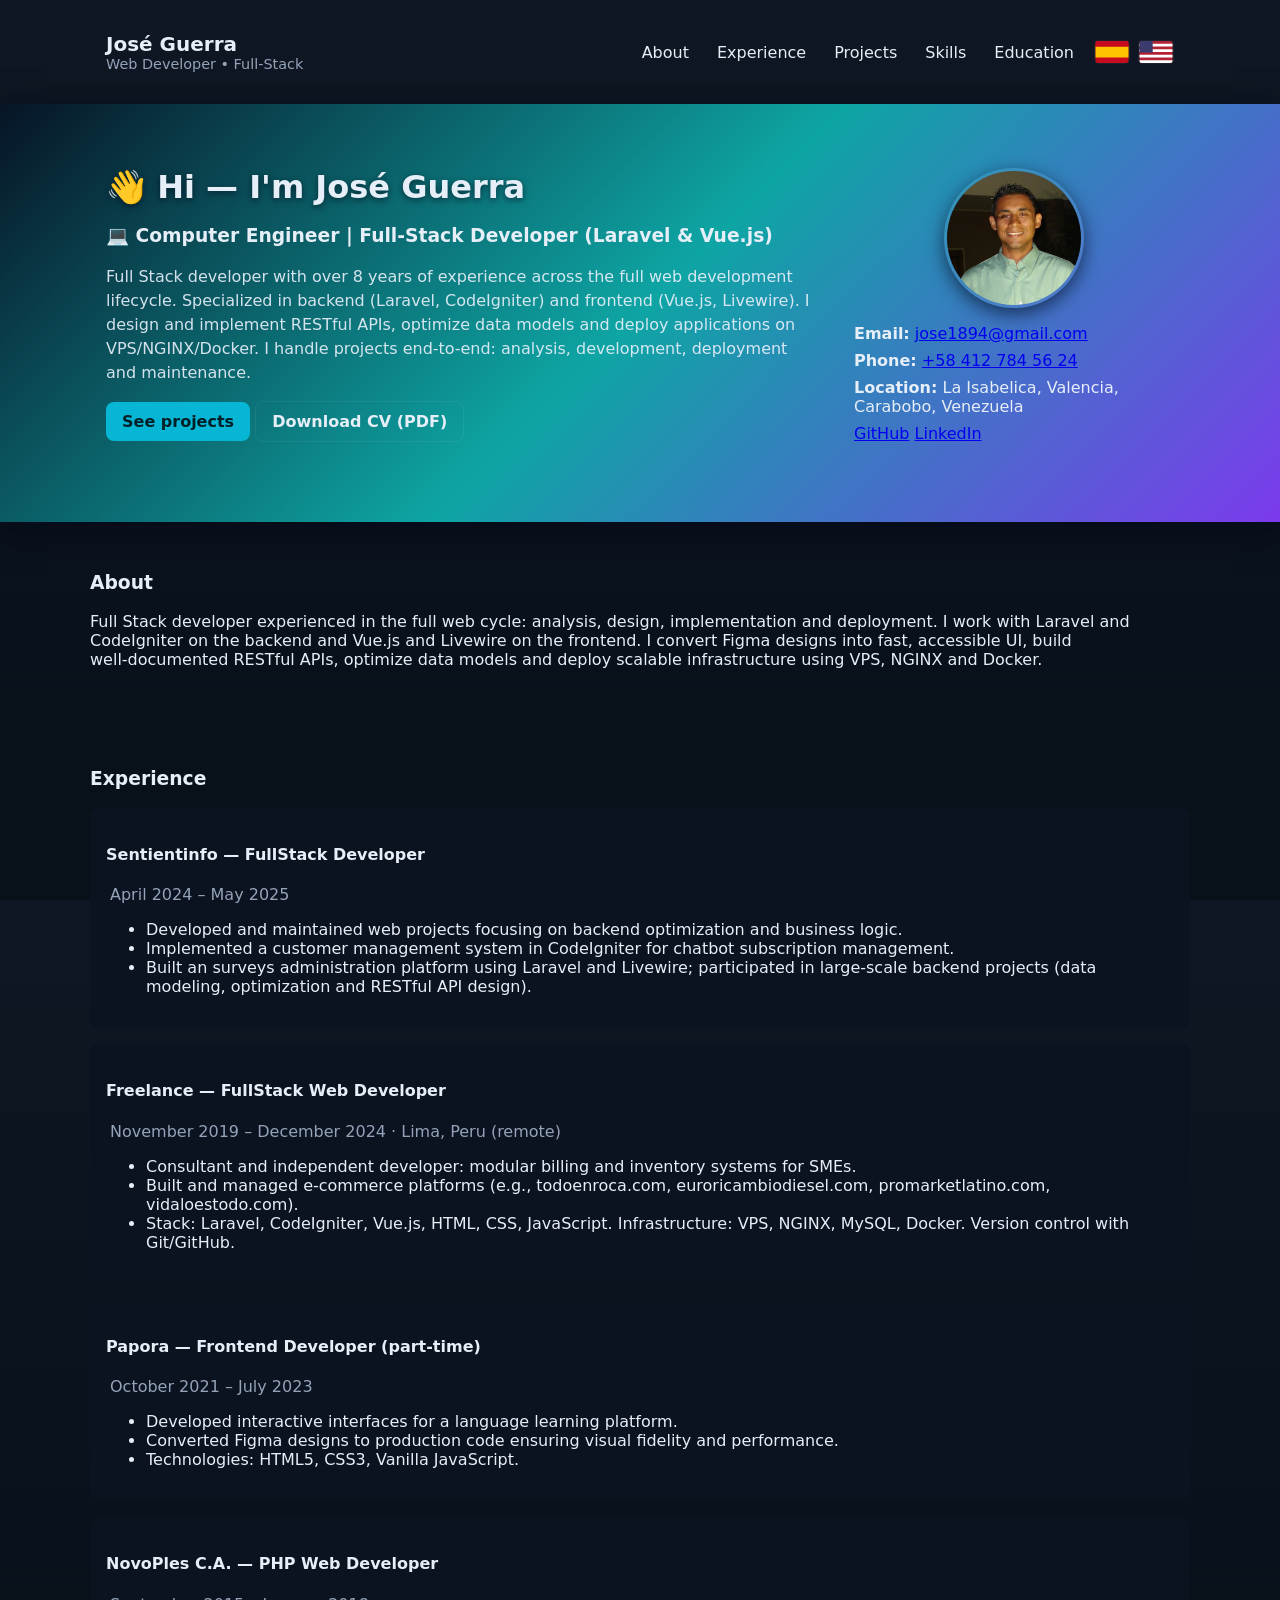
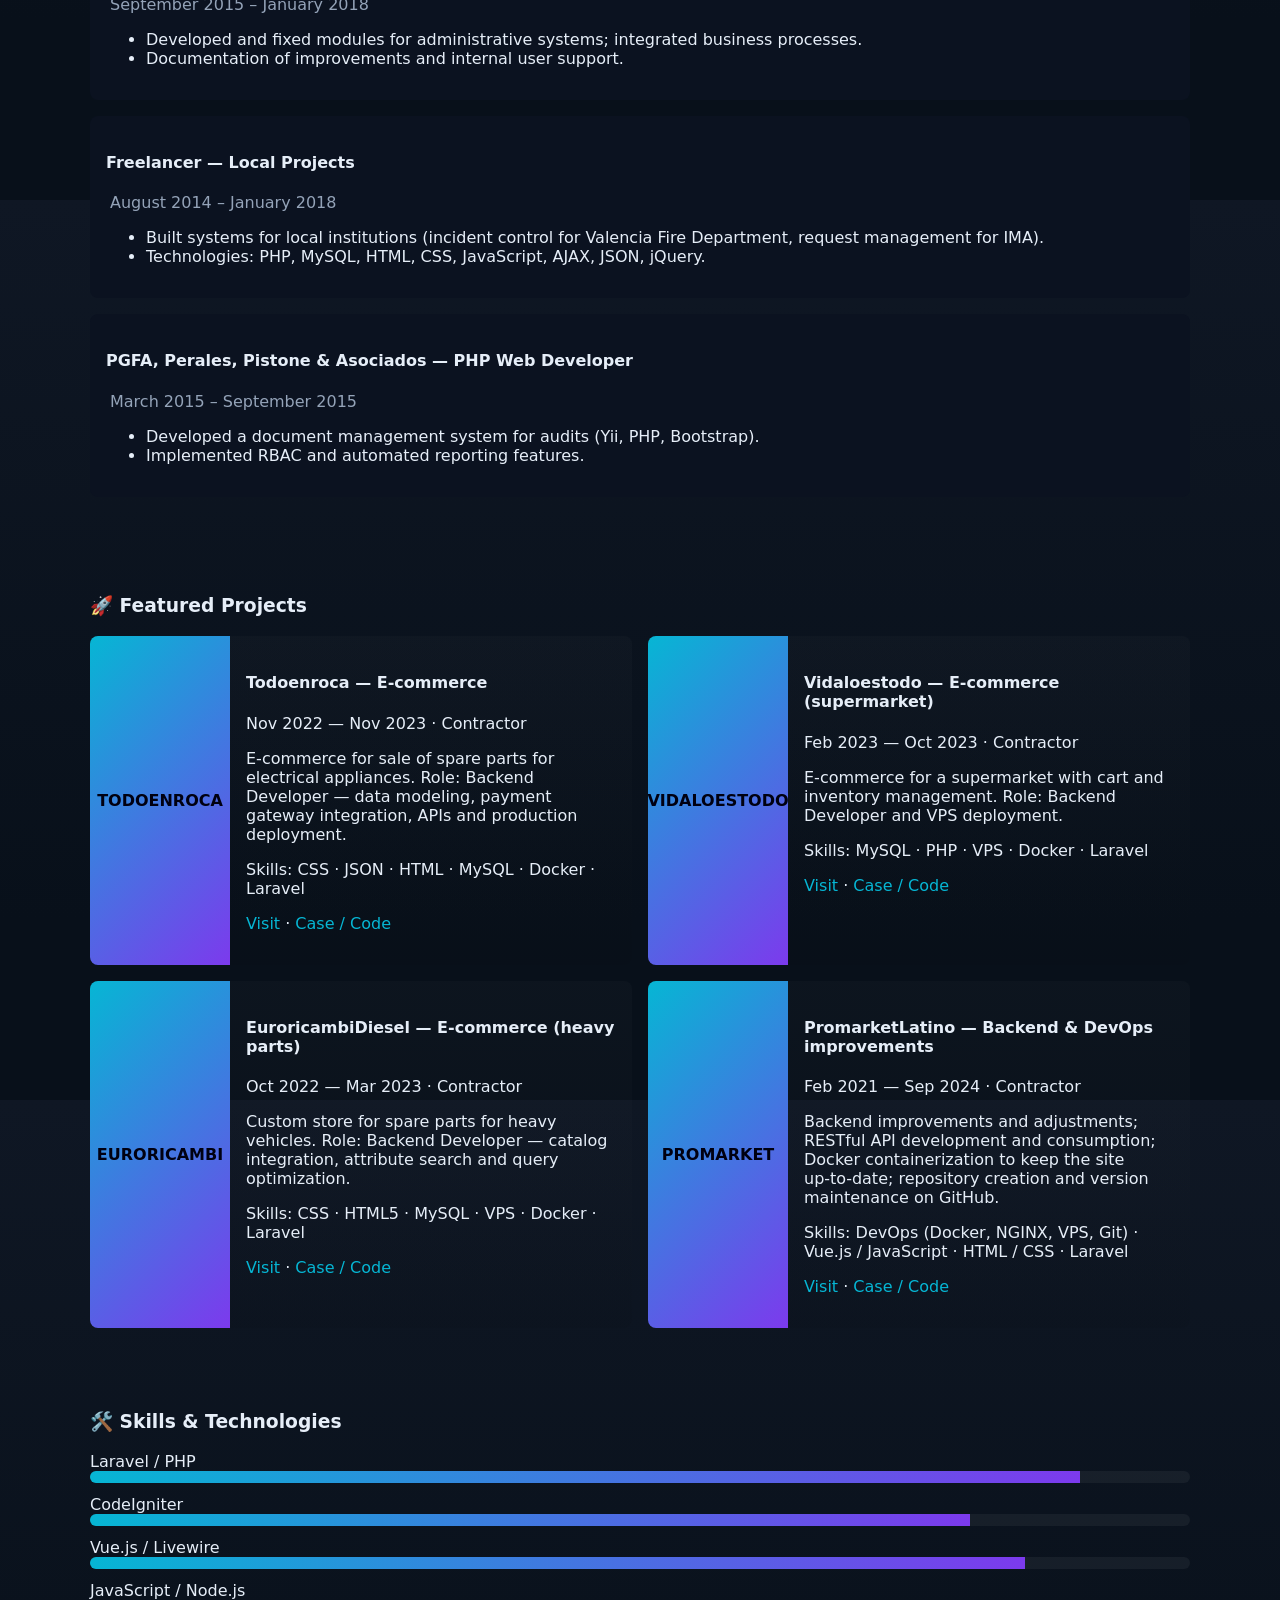
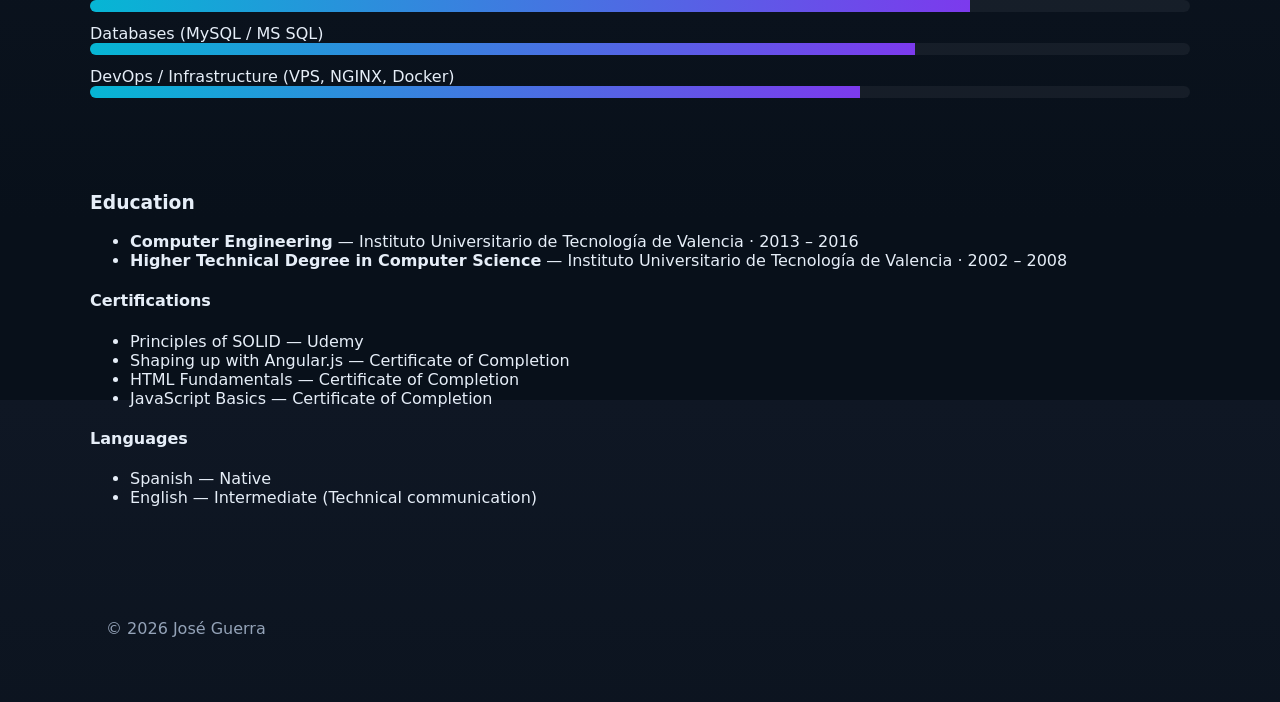
<file: index.html>
<!DOCTYPE html>
<html lang="en">
<head>
    <meta http-equiv="refresh" content="0;url=/en/index.html" />
    <script>
        // Obtiene el idioma preferido del navegador
        const lang = navigator.language || navigator.userLanguage;

        // Verifica si el idioma es español o comienza con 'es' (ej: es-ES, es-CO)
        if (lang.toLowerCase().startsWith('es')) {
            // Redirige a la versión en español
            window.location.replace("./es/index.html");
        } else {
            // Redirige por defecto a la versión en inglés (la opción más universal)
            window.location.replace("./en/index.html");
        }
    </script>
    <title>Redirigiendo a José Guerra's Portfolio...</title>
</head>
<body>
    <p>Redirigiendo / Redirecting...</p>
</body>
</html>
</file>
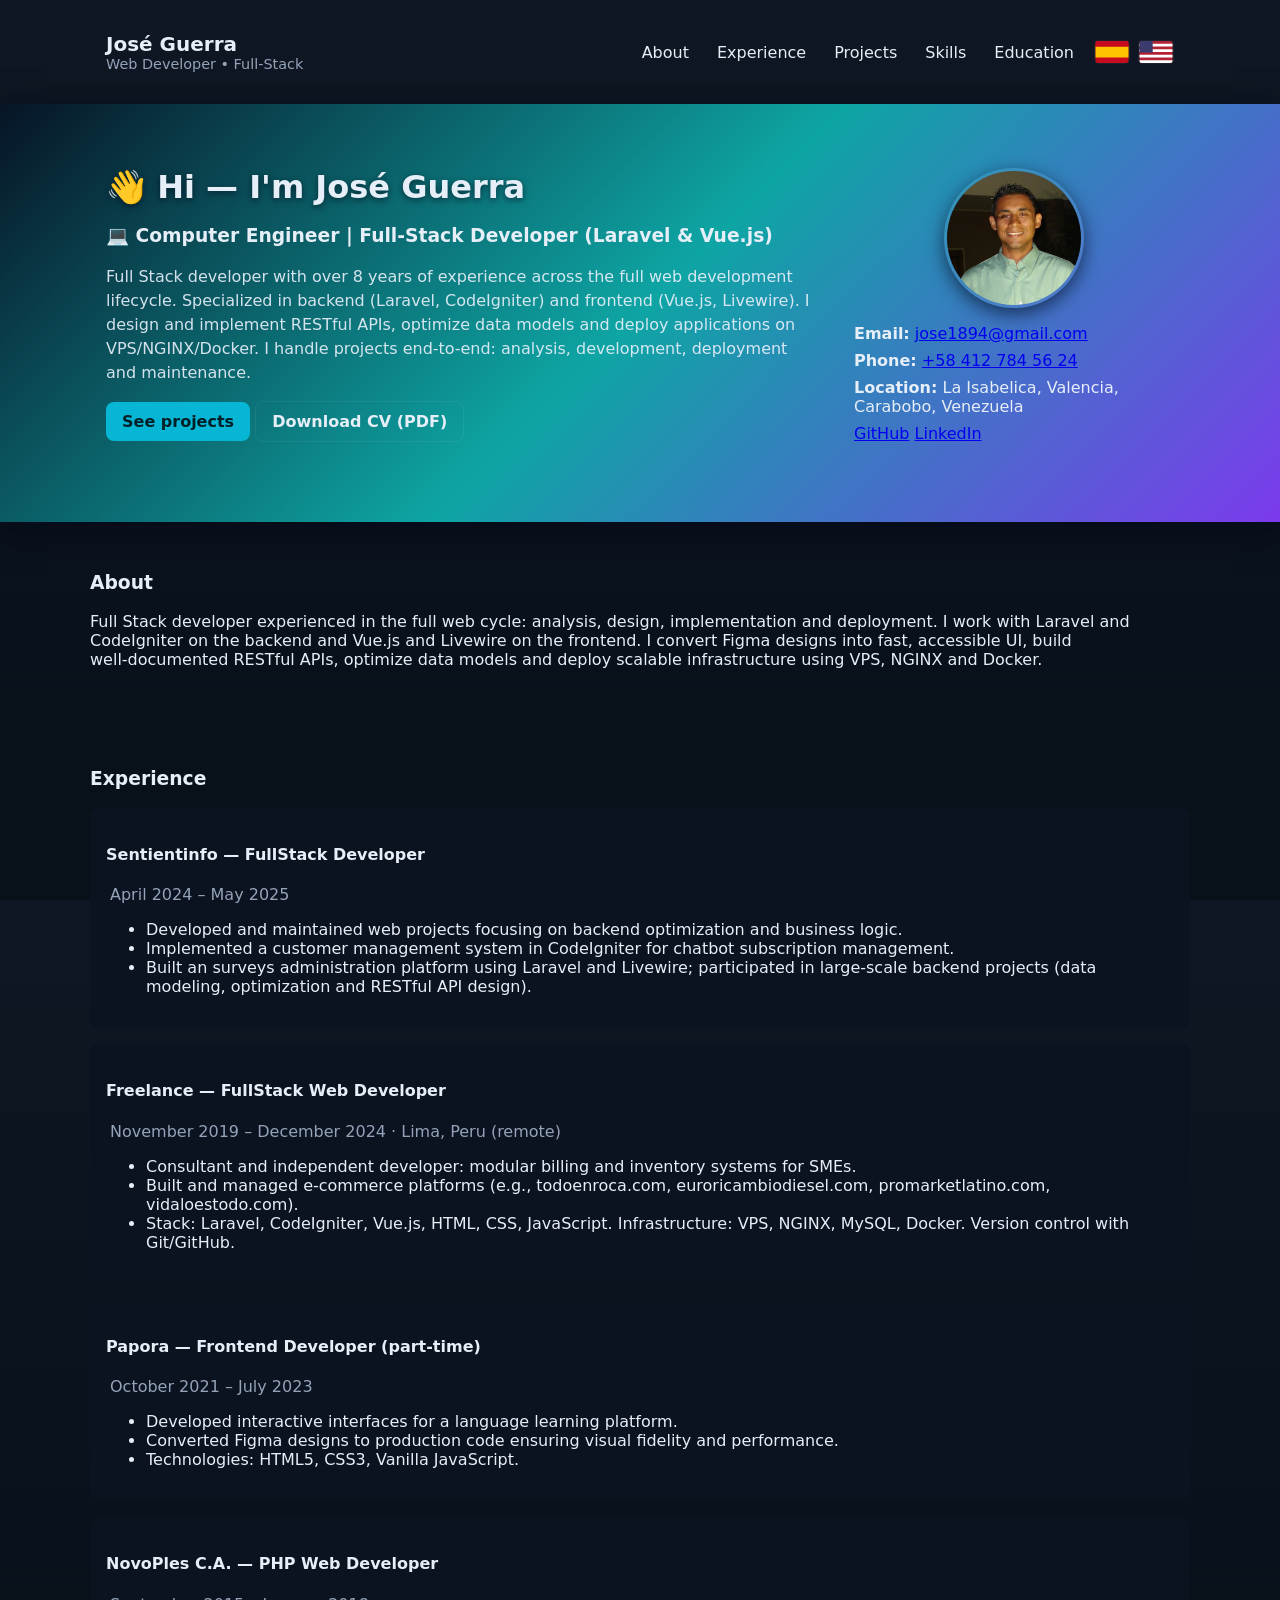
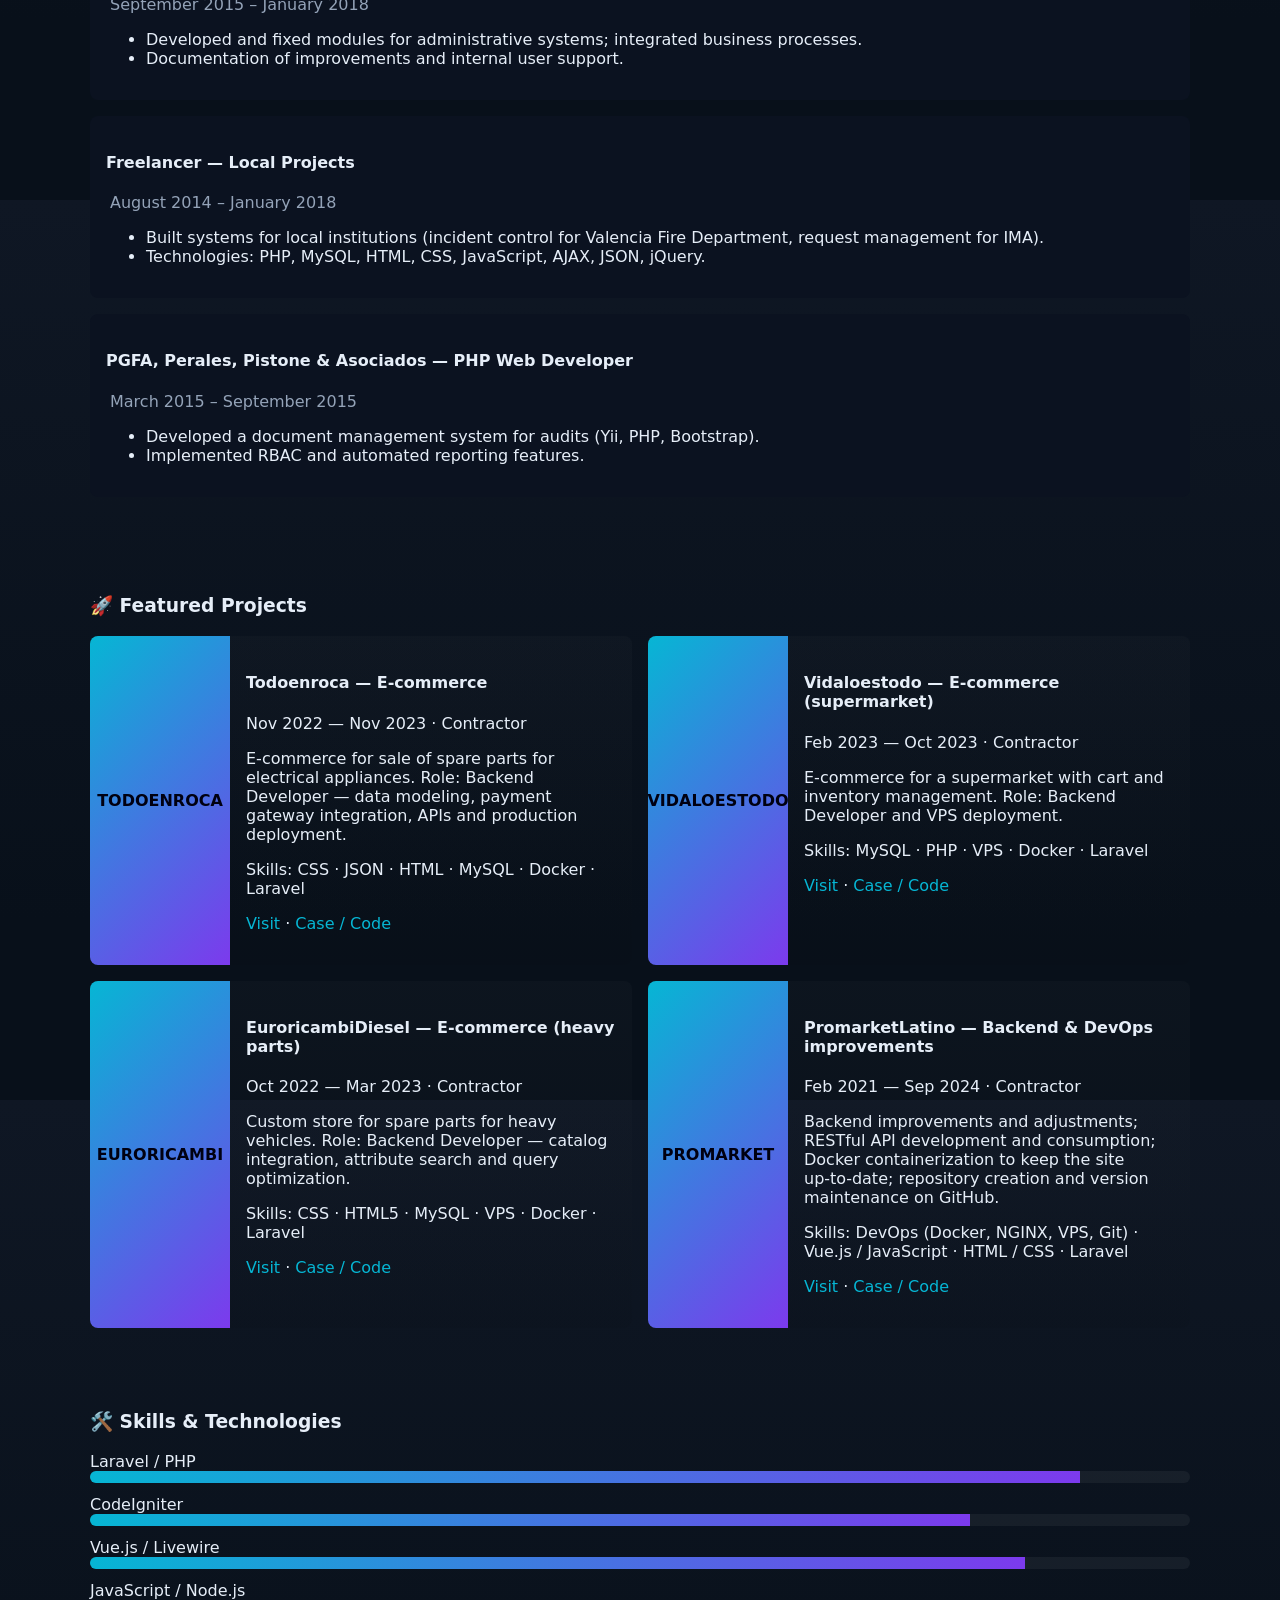
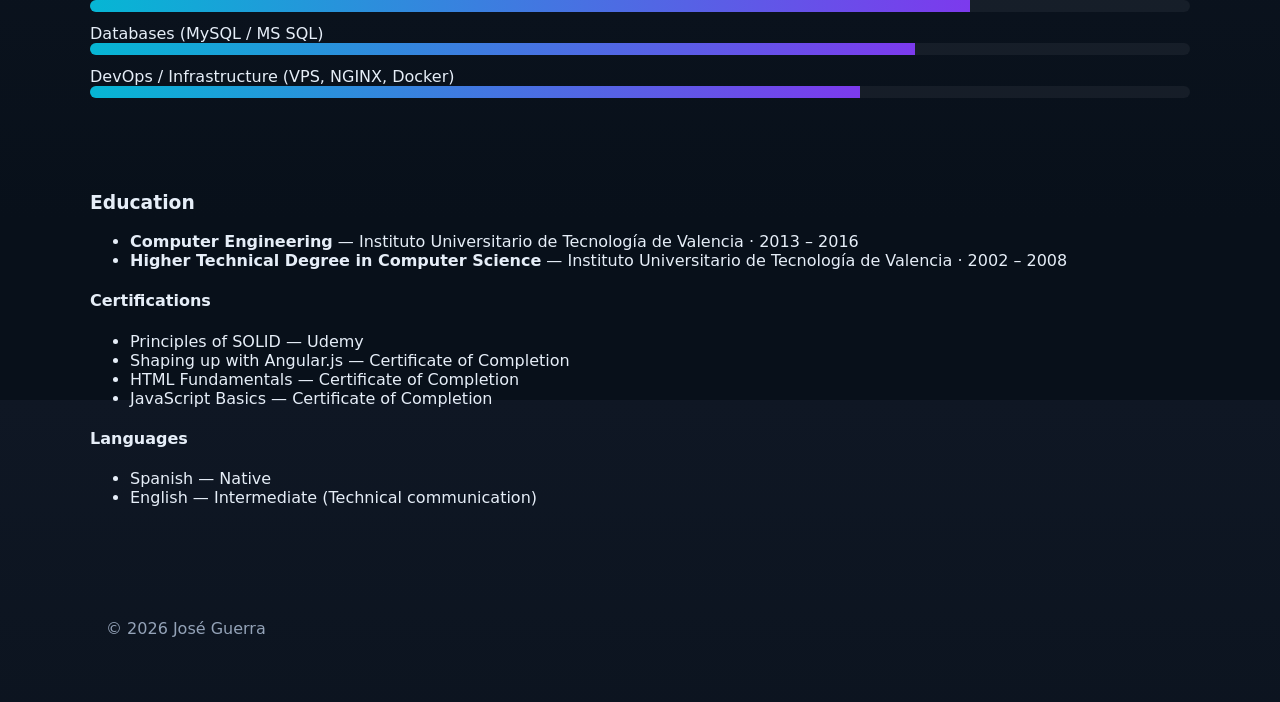
<file: en/index.html>
<!DOCTYPE html>
<html lang="en">
<head>
  <meta charset="utf-8">
  <meta name="viewport" content="width=device-width, initial-scale=1">
  <title>José Guerra — Portfolio</title>
  <link rel="stylesheet" href="../css/style.css">
  <meta name="description" content="Portfolio and CV of José Guerra — Full Stack Developer. Based on the Spanish site, translated into English.">
</head>
<body>
  <header class="site-header">
    <div class="container header-inner">
      <div class="brand">
        <h1>José Guerra</h1>
        <p class="role">Web Developer • Full‑Stack</p>
      </div>
      <div class="right-actions">
        <button class="nav-toggle" aria-expanded="false" aria-controls="main-nav">Menu</button>
        <nav id="main-nav" class="main-nav">
          <ul>
            <li><a href="#about">About</a></li>
            <li><a href="#experience">Experience</a></li>
            <li><a href="#projects">Projects</a></li>
            <li><a href="#skills">Skills</a></li>
            <li><a href="#education">Education</a></li>
          </ul>
        </nav>
        <div class="lang-switch" aria-hidden="false">
          <a href="/es/index.html" aria-label="Español — Go to Spanish version" title="Español">
            <svg viewBox="0 0 3 2" xmlns="http://www.w3.org/2000/svg" role="img" aria-hidden="true">
              <rect width="3" height="2" fill="#C60B1E"/>
              <rect y="0.5" width="3" height="1" fill="#FFC400"/>
              <rect width="3" height="0.5" fill="#C60B1E"/>
            </svg>
          </a>
          <a href="/en/index.html" aria-label="English — You are on English" title="English">
            <svg viewBox="0 0 3 2" xmlns="http://www.w3.org/2000/svg" role="img" aria-hidden="true">
              <rect width="3" height="2" fill="#b22234"/>
              <g fill="#fff">
                <rect y="0.25" width="3" height="0.25"/>
                <rect y="0.75" width="3" height="0.25"/>
                <rect y="1.25" width="3" height="0.25"/>
                <rect y="1.75" width="3" height="0.25"/>
              </g>
              <rect width="1.2" height="1.05" fill="#3c3b6e"/>
            </svg>
          </a>
        </div>
      </div>
    </div>
  </header>

  <main>
    <section id="hero" class="hero">
      <div class="container hero-inner">
        <div class="hero-text">
          <h2>👋 Hi — I'm José Guerra</h2>
          <h3>💻 Computer Engineer | Full‑Stack Developer (Laravel & Vue.js)</h3>
          <p class="lead">Full Stack developer with over 8 years of experience across the full web development lifecycle. Specialized in backend (Laravel, CodeIgniter) and frontend (Vue.js, Livewire). I design and implement RESTful APIs, optimize data models and deploy applications on VPS/NGINX/Docker. I handle projects end‑to‑end: analysis, development, deployment and maintenance.</p>
          <p class="actions">
            <a class="btn" href="#projects">See projects</a>
            <a class="btn ghost" href="../en/cv_en_jose_guerra_05_2026.pdf" target="_blank" rel="noopener">Download CV (PDF)</a>
          </p>
        </div>
        <aside class="hero-aside">
          <div class="profile">
            <img class="profile-photo" src="../img/jose1894.jpg" alt="Photo of José Guerra">
          </div>
          <ul class="contact-short">
            <li><strong>Email:</strong> <a href="mailto:jose1894@gmail.com">jose1894@gmail.com</a></li>
            <li><strong>Phone:</strong> <a href="tel:+584127845624">+58 412 784 56 24</a></li>
            <li><strong>Location:</strong> La Isabelica, Valencia, Carabobo, Venezuela</li>
            <li class="social">
              <a href="https://github.com/jose1894" target="_blank" rel="noopener" aria-label="GitHub">GitHub</a>
              <a href="https://linkedin.com/in/jose-guerra-21807651" target="_blank" rel="noopener" aria-label="LinkedIn">LinkedIn</a>
            </li>
          </ul>
        </aside>
      </div>
    </section>

    <section id="about" class="section container">
      <h3>About</h3>
      <p>Full Stack developer experienced in the full web cycle: analysis, design, implementation and deployment. I work with Laravel and CodeIgniter on the backend and Vue.js and Livewire on the frontend. I convert Figma designs into fast, accessible UI, build well‑documented RESTful APIs, optimize data models and deploy scalable infrastructure using VPS, NGINX and Docker.</p>
    </section>

    <section id="experience" class="section container">
      <h3>Experience</h3>
      <div class="timeline">
        <article class="job">
          <h4>Sentientinfo — FullStack Developer</h4>
          <p class="job-meta">April 2024 – May 2025</p>
          <ul>
            <li>Developed and maintained web projects focusing on backend optimization and business logic.</li>
            <li>Implemented a customer management system in CodeIgniter for chatbot subscription management.</li>
            <li>Built an surveys administration platform using Laravel and Livewire; participated in large‑scale backend projects (data modeling, optimization and RESTful API design).</li>
          </ul>
        </article>

        <article class="job">
          <h4>Freelance — FullStack Web Developer</h4>
          <p class="job-meta">November 2019 – December 2024 · Lima, Peru (remote)</p>
          <ul>
            <li>Consultant and independent developer: modular billing and inventory systems for SMEs.</li>
            <li>Built and managed e‑commerce platforms (e.g., todoenroca.com, euroricambiodiesel.com, promarketlatino.com, vidaloestodo.com).</li>
            <li>Stack: Laravel, CodeIgniter, Vue.js, HTML, CSS, JavaScript. Infrastructure: VPS, NGINX, MySQL, Docker. Version control with Git/GitHub.</li>
          </ul>
        </article>

        <article class="job">
          <h4>Papora — Frontend Developer (part‑time)</h4>
          <p class="job-meta">October 2021 – July 2023</p>
          <ul>
            <li>Developed interactive interfaces for a language learning platform.</li>
            <li>Converted Figma designs to production code ensuring visual fidelity and performance.</li>
            <li>Technologies: HTML5, CSS3, Vanilla JavaScript.</li>
          </ul>
        </article>

        <article class="job">
          <h4>NovoPles C.A. — PHP Web Developer</h4>
          <p class="job-meta">September 2015 – January 2018</p>
          <ul>
            <li>Developed and fixed modules for administrative systems; integrated business processes.</li>
            <li>Documentation of improvements and internal user support.</li>
          </ul>
        </article>

        <article class="job">
          <h4>Freelancer — Local Projects</h4>
          <p class="job-meta">August 2014 – January 2018</p>
          <ul>
            <li>Built systems for local institutions (incident control for Valencia Fire Department, request management for IMA).</li>
            <li>Technologies: PHP, MySQL, HTML, CSS, JavaScript, AJAX, JSON, jQuery.</li>
          </ul>
        </article>

        <article class="job">
          <h4>PGFA, Perales, Pistone & Asociados — PHP Web Developer</h4>
          <p class="job-meta">March 2015 – September 2015</p>
          <ul>
            <li>Developed a document management system for audits (Yii, PHP, Bootstrap).</li>
            <li>Implemented RBAC and automated reporting features.</li>
          </ul>
        </article>
      </div>
    </section>

    <section id="projects" class="section container">
      <h3>🚀 Featured Projects</h3>
      <div class="projects-grid">
        <article class="project-card">
          <div class="project-thumb" aria-hidden="true">TODOENROCA</div>
          <div class="project-body">
            <h4>Todoenroca — E‑commerce</h4>
            <p class="muted">Nov 2022 — Nov 2023 · Contractor</p>
            <p>E‑commerce for sale of spare parts for electrical appliances. Role: Backend Developer — data modeling, payment gateway integration, APIs and production deployment.</p>
            <p class="project-meta">Skills: CSS · JSON · HTML · MySQL · Docker · Laravel</p>
            <p class="project-links"><a href="https://www.todoenroca.com" target="_blank" rel="noopener">Visit</a> · <a href="#">Case / Code</a></p>
          </div>
        </article>

        <article class="project-card">
          <div class="project-thumb" aria-hidden="true">VIDALOESTODO</div>
          <div class="project-body">
            <h4>Vidaloestodo — E‑commerce (supermarket)</h4>
            <p class="muted">Feb 2023 — Oct 2023 · Contractor</p>
            <p>E‑commerce for a supermarket with cart and inventory management. Role: Backend Developer and VPS deployment.</p>
            <p class="project-meta">Skills: MySQL · PHP · VPS · Docker · Laravel</p>
            <p class="project-links"><a href="https://www.vidaloestodo.com" target="_blank" rel="noopener">Visit</a> · <a href="#">Case / Code</a></p>
          </div>
        </article>

        <article class="project-card">
          <div class="project-thumb" aria-hidden="true">EURORICAMBI</div>
          <div class="project-body">
            <h4>EuroricambiDiesel — E‑commerce (heavy parts)</h4>
            <p class="muted">Oct 2022 — Mar 2023 · Contractor</p>
            <p>Custom store for spare parts for heavy vehicles. Role: Backend Developer — catalog integration, attribute search and query optimization.</p>
            <p class="project-meta">Skills: CSS · HTML5 · MySQL · VPS · Docker · Laravel</p>
            <p class="project-links"><a href="https://www.euroricambidiesel.com" target="_blank" rel="noopener">Visit</a> · <a href="#">Case / Code</a></p>
          </div>
        </article>

        <article class="project-card">
          <div class="project-thumb" aria-hidden="true">PROMARKET</div>
          <div class="project-body">
            <h4>PromarketLatino — Backend & DevOps improvements</h4>
            <p class="muted">Feb 2021 — Sep 2024 · Contractor</p>
            <p>Backend improvements and adjustments; RESTful API development and consumption; Docker containerization to keep the site up‑to‑date; repository creation and version maintenance on GitHub.</p>
            <p class="project-meta">Skills: DevOps (Docker, NGINX, VPS, Git) · Vue.js / JavaScript · HTML / CSS · Laravel</p>
            <p class="project-links"><a href="https://promarketlatino.com" target="_blank" rel="noopener">Visit</a> · <a href="#">Case / Code</a></p>
          </div>
        </article>
      </div>
    </section>

    <section id="skills" class="section container">
      <h3>🛠️ Skills & Technologies</h3>
      <div class="skills">
        <div class="skill">
          <label>Laravel / PHP</label>
          <div class="skill-bar" data-level="90"><span style="width:90%"></span></div>
        </div>
        <div class="skill">
          <label>CodeIgniter</label>
          <div class="skill-bar" data-level="80"><span style="width:80%"></span></div>
        </div>
        <div class="skill">
          <label>Vue.js / Livewire</label>
          <div class="skill-bar" data-level="85"><span style="width:85%"></span></div>
        </div>
        <div class="skill">
          <label>JavaScript / Node.js</label>
          <div class="skill-bar" data-level="80"><span style="width:80%"></span></div>
        </div>
        <div class="skill">
          <label>Databases (MySQL / MS SQL)</label>
          <div class="skill-bar" data-level="75"><span style="width:75%"></span></div>
        </div>
        <div class="skill">
          <label>DevOps / Infrastructure (VPS, NGINX, Docker)</label>
          <div class="skill-bar" data-level="70"><span style="width:70%"></span></div>
        </div>
      </div>
    </section>

    <section id="education" class="section container">
      <h3>Education</h3>
      <ul>
        <li><strong>Computer Engineering</strong> — Instituto Universitario de Tecnología de Valencia · 2013 – 2016</li>
        <li><strong>Higher Technical Degree in Computer Science</strong> — Instituto Universitario de Tecnología de Valencia · 2002 – 2008</li>
      </ul>

      <h4>Certifications</h4>
      <ul>
        <li>Principles of SOLID — Udemy</li>
        <li>Shaping up with Angular.js — Certificate of Completion</li>
        <li>HTML Fundamentals — Certificate of Completion</li>
        <li>JavaScript Basics — Certificate of Completion</li>
      </ul>

      <h4>Languages</h4>
      <ul>
        <li>Spanish — Native</li>
        <li>English — Intermediate (Technical communication)</li>
      </ul>
    </section>
  </main>

  <footer class="site-footer">
    <div class="container">
      <p>© <span id="year"></span> José Guerra</p>
    </div>
  </footer>

  <script src="../js/script.js" defer></script>
</body>
</html>
</file>
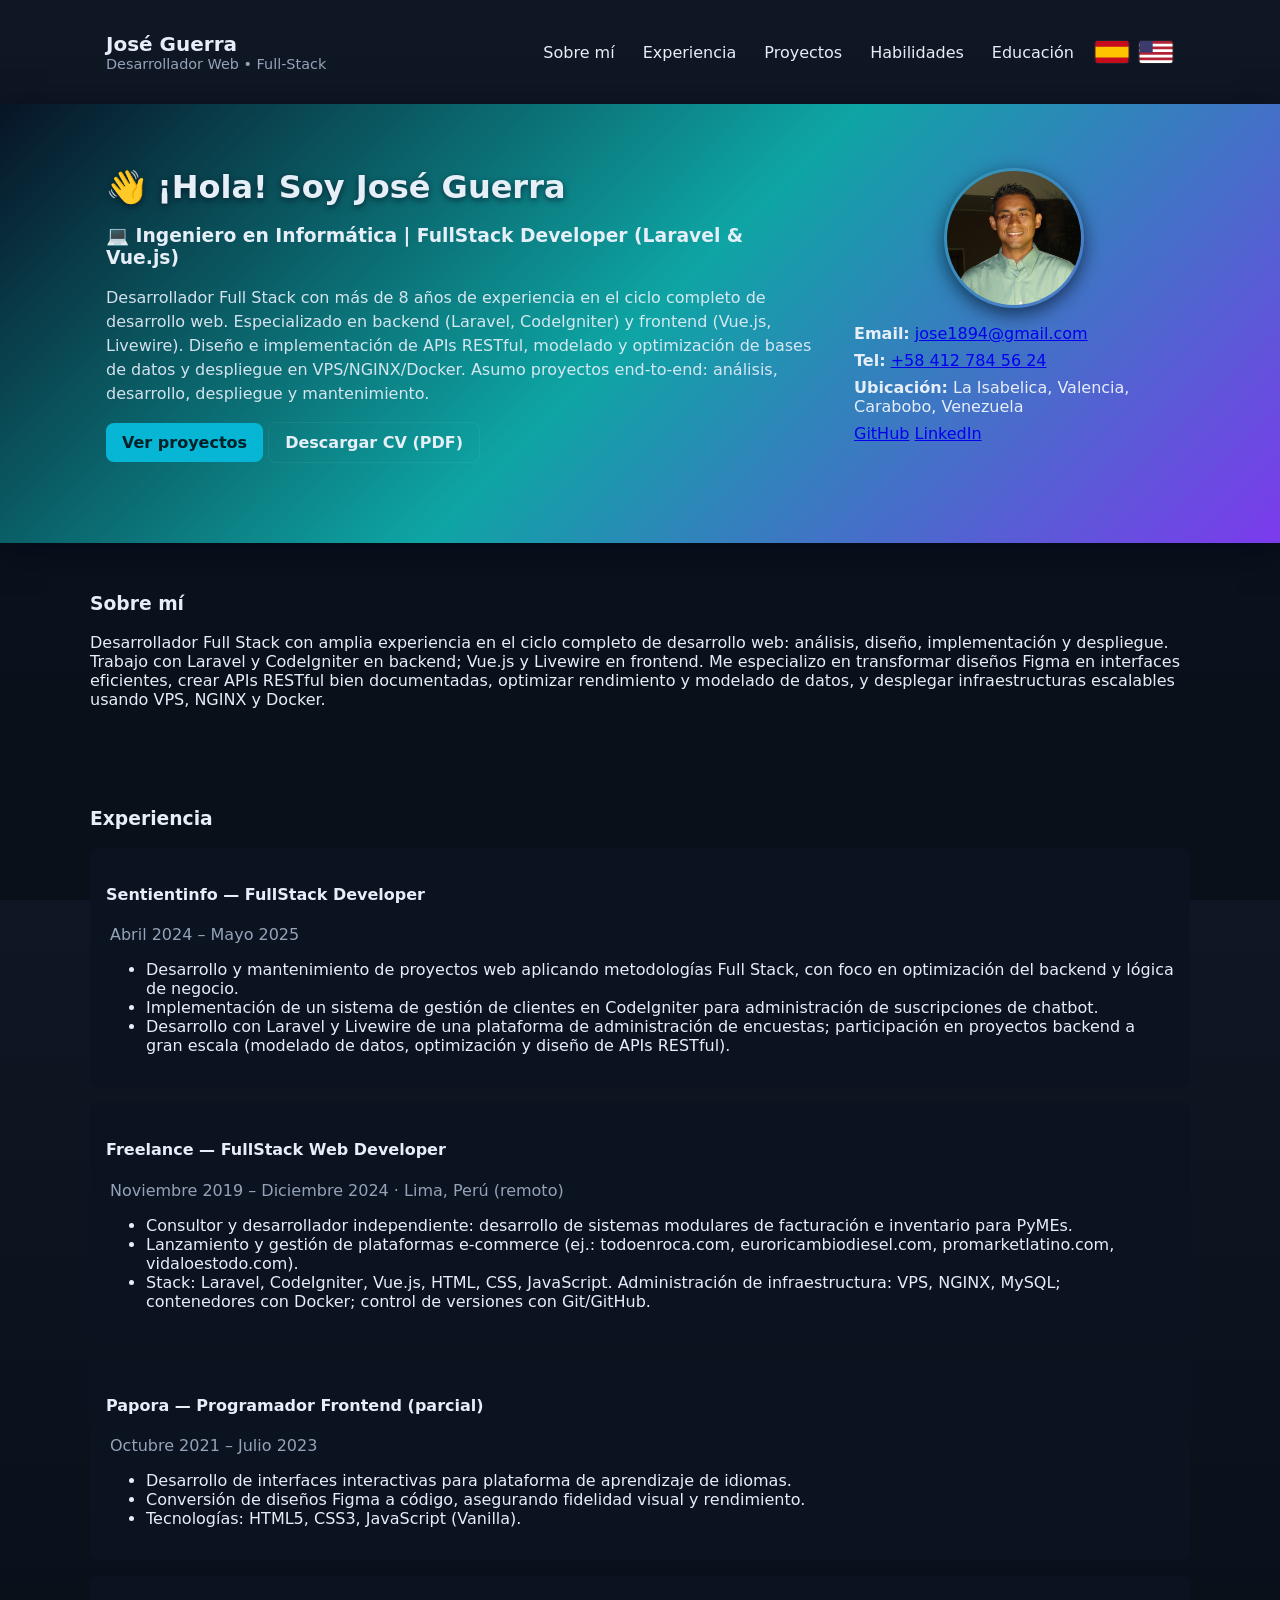
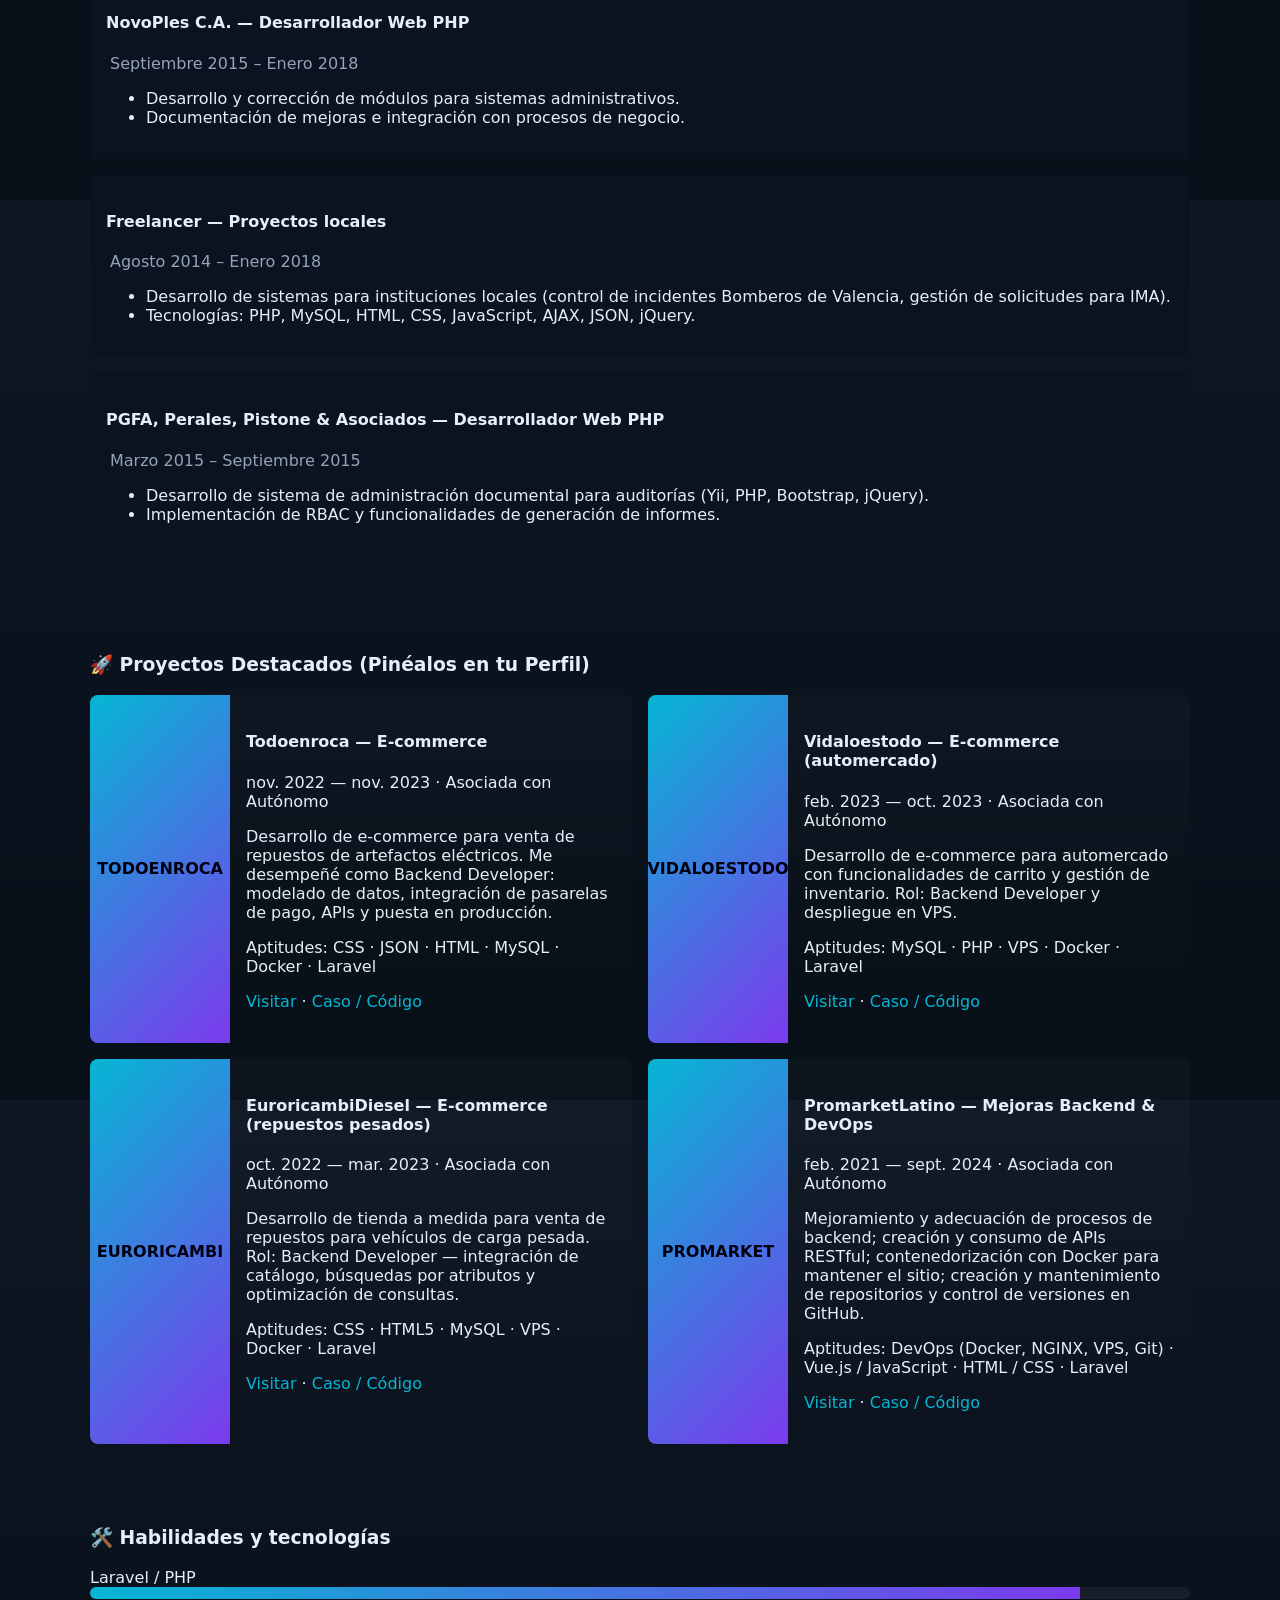
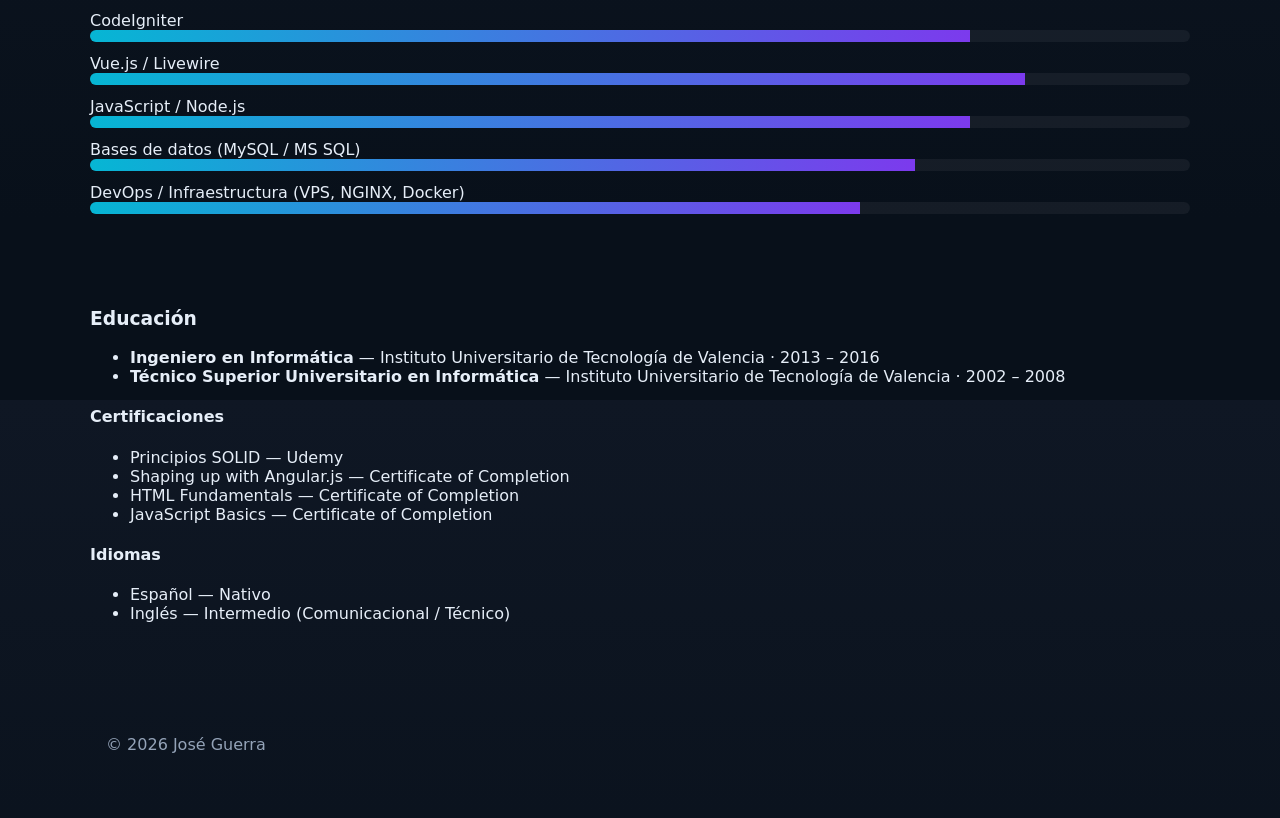
<file: es/index.html>
<!DOCTYPE html>
<html lang="es">
<head>
	<meta charset="utf-8">
	<meta name="viewport" content="width=device-width, initial-scale=1">
	<title>José Guerra — Portafolio</title>
	<link rel="stylesheet" href="../css/style.css">
	<meta name="description" content="Portafolio y CV de José Guerra — desarrollador web. Reemplaza los contenidos con la información del CV para reflejar experiencia y proyectos reales.">
</head>
<body>
	<header class="site-header">
		<div class="container header-inner">
			<div class="brand">
				<h1>José Guerra</h1>
				<p class="role">Desarrollador Web • Full‑Stack</p>
			</div>
			<div class="right-actions">
				<button class="nav-toggle" aria-expanded="false" aria-controls="main-nav">Menú</button>
				<nav id="main-nav" class="main-nav">
					<ul>
						<li><a href="#sobre">Sobre mí</a></li>
						<li><a href="#experiencia">Experiencia</a></li>
						<li><a href="#proyectos">Proyectos</a></li>
						<li><a href="#habilidades">Habilidades</a></li>
						<li><a href="#educacion">Educación</a></li>
					</ul>
				</nav>
				<div class="lang-switch" aria-hidden="false">
					<a href="/es/index.html" aria-label="Español — Ir a versión en español" title="Español">
						<!-- Bandera España (3:2) -->
						<svg viewBox="0 0 3 2" xmlns="http://www.w3.org/2000/svg" role="img" aria-hidden="true">
							<rect width="3" height="2" fill="#C60B1E"/>
							<rect y="0.5" width="3" height="1" fill="#FFC400"/>
							<rect width="3" height="0.5" fill="#C60B1E"/>
						</svg>
					</a>
					<a href="/en/index.html" aria-label="English — Go to English version" title="English">
						<!-- Bandera USA simplificada (3:2) -->
						<svg viewBox="0 0 3 2" xmlns="http://www.w3.org/2000/svg" role="img" aria-hidden="true">
							<rect width="3" height="2" fill="#b22234"/>
							<g fill="#fff">
								<rect y="0.25" width="3" height="0.25"/>
								<rect y="0.75" width="3" height="0.25"/>
								<rect y="1.25" width="3" height="0.25"/>
								<rect y="1.75" width="3" height="0.25"/>
							</g>
							<rect width="1.2" height="1.05" fill="#3c3b6e"/>
						</svg>
					</a>
				</div>
			</div>
		</div>
	</header>

	<main>
		<section id="hero" class="hero">
			<div class="container hero-inner">
				<div class="hero-text">
					<h2>👋 ¡Hola! Soy José Guerra</h2>
					<h3>💻 Ingeniero en Informática | FullStack Developer (Laravel & Vue.js)</h3>
					<p class="lead text-justify">Desarrollador Full Stack con más de 8 años de experiencia en el ciclo completo de desarrollo web. Especializado en backend (Laravel, CodeIgniter) y frontend (Vue.js, Livewire). Diseño e implementación de APIs RESTful, modelado y optimización de bases de datos y despliegue en VPS/NGINX/Docker. Asumo proyectos end‑to‑end: análisis, desarrollo, despliegue y mantenimiento.</p>
					<p class="actions">
						<a class="btn" href="#proyectos">Ver proyectos</a>
						<a class="btn ghost" href="../es/cv_es_jose_guerra_05_2026.pdf" target="_blank" rel="noopener">Descargar CV (PDF)</a>
					</p>
				</div>
				<aside class="hero-aside">
					<div class="profile">
						<img class="profile-photo" src="../img/jose1894.jpg" alt="Foto de José Guerra">
					</div>
					<ul class="contact-short">
						<li><strong>Email:</strong> <a href="mailto:jose1894@gmail.com">jose1894@gmail.com</a></li>
						<li><strong>Tel:</strong> <a href="tel:+584127845624">+58 412 784 56 24</a></li>
						<li><strong>Ubicación:</strong> La Isabelica, Valencia, Carabobo, Venezuela</li>
						<li class="social">
							<a href="https://github.com/jose1894" target="_blank" rel="noopener" aria-label="GitHub">GitHub</a>
							<a href="https://linkedin.com/in/jose-guerra-21807651" target="_blank" rel="noopener" aria-label="LinkedIn">LinkedIn</a>
						</li>
					</ul>
				</aside>
			</div>
		</section>

		<section id="sobre" class="section container">
			<h3>Sobre mí</h3>
			<p>Desarrollador Full Stack con amplia experiencia en el ciclo completo de desarrollo web: análisis, diseño, implementación y despliegue. Trabajo con Laravel y CodeIgniter en backend; Vue.js y Livewire en frontend. Me especializo en transformar diseños Figma en interfaces eficientes, crear APIs RESTful bien documentadas, optimizar rendimiento y modelado de datos, y desplegar infraestructuras escalables usando VPS, NGINX y Docker.</p>
		</section>

		<section id="experiencia" class="section container">
			<h3>Experiencia</h3>
			<div class="timeline">
				<article class="job">
					<h4>Sentientinfo — FullStack Developer</h4>
					<p class="job-meta">Abril 2024 – Mayo 2025</p>
					<ul>
						<li>Desarrollo y mantenimiento de proyectos web aplicando metodologías Full Stack, con foco en optimización del backend y lógica de negocio.</li>
						<li>Implementación de un sistema de gestión de clientes en CodeIgniter para administración de suscripciones de chatbot.</li>
						<li>Desarrollo con Laravel y Livewire de una plataforma de administración de encuestas; participación en proyectos backend a gran escala (modelado de datos, optimización y diseño de APIs RESTful).</li>
					</ul>
				</article>
				<article class="job">
					<h4>Freelance — FullStack Web Developer</h4>
					<p class="job-meta">Noviembre 2019 – Diciembre 2024 · Lima, Perú (remoto)</p>
					<ul>
						<li>Consultor y desarrollador independiente: desarrollo de sistemas modulares de facturación e inventario para PyMEs.</li>
						<li>Lanzamiento y gestión de plataformas e‑commerce (ej.: todoenroca.com, euroricambiodiesel.com, promarketlatino.com, vidaloestodo.com).</li>
						<li>Stack: Laravel, CodeIgniter, Vue.js, HTML, CSS, JavaScript. Administración de infraestructura: VPS, NGINX, MySQL; contenedores con Docker; control de versiones con Git/GitHub.</li>
					</ul>
				</article>
				<article class="job">
					<h4>Papora — Programador Frontend (parcial)</h4>
					<p class="job-meta">Octubre 2021 – Julio 2023</p>
					<ul>
						<li>Desarrollo de interfaces interactivas para plataforma de aprendizaje de idiomas.</li>
						<li>Conversión de diseños Figma a código, asegurando fidelidad visual y rendimiento.</li>
						<li>Tecnologías: HTML5, CSS3, JavaScript (Vanilla).</li>
					</ul>
				</article>
				<article class="job">
					<h4>NovoPles C.A. — Desarrollador Web PHP</h4>
					<p class="job-meta">Septiembre 2015 – Enero 2018</p>
					<ul>
						<li>Desarrollo y corrección de módulos para sistemas administrativos.</li>
						<li>Documentación de mejoras e integración con procesos de negocio.</li>
					</ul>
				</article>
				<article class="job">
					<h4>Freelancer — Proyectos locales</h4>
					<p class="job-meta">Agosto 2014 – Enero 2018</p>
					<ul>
						<li>Desarrollo de sistemas para instituciones locales (control de incidentes Bomberos de Valencia, gestión de solicitudes para IMA).</li>
						<li>Tecnologías: PHP, MySQL, HTML, CSS, JavaScript, AJAX, JSON, jQuery.</li>
					</ul>
				</article>
				<article class="job">
					<h4>PGFA, Perales, Pistone & Asociados — Desarrollador Web PHP</h4>
					<p class="job-meta">Marzo 2015 – Septiembre 2015</p>
					<ul>
						<li>Desarrollo de sistema de administración documental para auditorías (Yii, PHP, Bootstrap, jQuery).</li>
						<li>Implementación de RBAC y funcionalidades de generación de informes.</li>
					</ul>
				</article>
			</div>
		</section>

		<section id="proyectos" class="section container">
			<h3>🚀 Proyectos Destacados (Pinéalos en tu Perfil)</h3>
			<div class="projects-grid">
				<article class="project-card">
					<div class="project-thumb" aria-hidden="true">TODOENROCA</div>
					<div class="project-body">
						<h4>Todoenroca — E‑commerce</h4>
						<p class="muted">nov. 2022 — nov. 2023 · Asociada con Autónomo</p>
						<p>Desarrollo de e‑commerce para venta de repuestos de artefactos eléctricos. Me desempeñé como Backend Developer: modelado de datos, integración de pasarelas de pago, APIs y puesta en producción.</p>
						<p class="project-meta">Aptitudes: CSS · JSON · HTML · MySQL · Docker · Laravel</p>
						<p class="project-links"><a href="https://www.todoenroca.com" target="_blank" rel="noopener">Visitar</a> · <a href="#">Caso / Código</a></p>
					</div>
				</article>
				<article class="project-card">
					<div class="project-thumb" aria-hidden="true">VIDALOESTODO</div>
					<div class="project-body">
						<h4>Vidaloestodo — E‑commerce (automercado)</h4>
						<p class="muted">feb. 2023 — oct. 2023 · Asociada con Autónomo</p>
						<p>Desarrollo de e‑commerce para automercado con funcionalidades de carrito y gestión de inventario. Rol: Backend Developer y despliegue en VPS.</p>
						<p class="project-meta">Aptitudes: MySQL · PHP · VPS · Docker · Laravel</p>
						<p class="project-links"><a href="https://www.vidaloestodo.com" target="_blank" rel="noopener">Visitar</a> · <a href="#">Caso / Código</a></p>
					</div>
				</article>
				<article class="project-card">
					<div class="project-thumb" aria-hidden="true">EURORICAMBI</div>
					<div class="project-body">
						<h4>EuroricambiDiesel — E‑commerce (repuestos pesados)</h4>
						<p class="muted">oct. 2022 — mar. 2023 · Asociada con Autónomo</p>
						<p>Desarrollo de tienda a medida para venta de repuestos para vehículos de carga pesada. Rol: Backend Developer — integración de catálogo, búsquedas por atributos y optimización de consultas.</p>
						<p class="project-meta">Aptitudes: CSS · HTML5 · MySQL · VPS · Docker · Laravel</p>
						<p class="project-links"><a href="https://www.euroricambidiesel.com" target="_blank" rel="noopener">Visitar</a> · <a href="#">Caso / Código</a></p>
					</div>
				</article>
				<article class="project-card">
					<div class="project-thumb" aria-hidden="true">PROMARKET</div>
					<div class="project-body">
						<h4>PromarketLatino — Mejoras Backend & DevOps</h4>
						<p class="muted">feb. 2021 — sept. 2024 · Asociada con Autónomo</p>
						<p>Mejoramiento y adecuación de procesos de backend; creación y consumo de APIs RESTful; contenedorización con Docker para mantener el sitio; creación y mantenimiento de repositorios y control de versiones en GitHub.</p>
						<p class="project-meta">Aptitudes: DevOps (Docker, NGINX, VPS, Git) · Vue.js / JavaScript · HTML / CSS · Laravel</p>
						<p class="project-links"><a href="https://promarketlatino.com" target="_blank" rel="noopener">Visitar</a> · <a href="#">Caso / Código</a></p>
					</div>
				</article>
			</div>
		</section>

		<section id="habilidades" class="section container">
			<h3>🛠️ Habilidades y tecnologías</h3>
			<div class="skills">
				<div class="skill">
					<label>Laravel / PHP</label>
					<div class="skill-bar" data-level="90"><span style="width:90%"></span></div>
				</div>
				<div class="skill">
					<label>CodeIgniter</label>
					<div class="skill-bar" data-level="80"><span style="width:80%"></span></div>
				</div>
				<div class="skill">
					<label>Vue.js / Livewire</label>
					<div class="skill-bar" data-level="85"><span style="width:85%"></span></div>
				</div>
				<div class="skill">
					<label>JavaScript / Node.js</label>
					<div class="skill-bar" data-level="80"><span style="width:80%"></span></div>
				</div>
				<div class="skill">
					<label>Bases de datos (MySQL / MS SQL)</label>
					<div class="skill-bar" data-level="75"><span style="width:75%"></span></div>
				</div>
				<div class="skill">
					<label>DevOps / Infraestructura (VPS, NGINX, Docker)</label>
					<div class="skill-bar" data-level="70"><span style="width:70%"></span></div>
				</div>
			</div>
		</section>

		<section id="educacion" class="section container">
			<h3>Educación</h3>
			<ul>
				<li><strong>Ingeniero en Informática</strong> — Instituto Universitario de Tecnología de Valencia · 2013 – 2016</li>
				<li><strong>Técnico Superior Universitario en Informática</strong> — Instituto Universitario de Tecnología de Valencia · 2002 – 2008</li>
			</ul>

			<h4>Certificaciones</h4>
			<ul>
				<li>Principios SOLID — Udemy</li>
				<li>Shaping up with Angular.js — Certificate of Completion</li>
				<li>HTML Fundamentals — Certificate of Completion</li>
				<li>JavaScript Basics — Certificate of Completion</li>
			</ul>

			<h4>Idiomas</h4>
			<ul>
				<li>Español — Nativo</li>
				<li>Inglés — Intermedio (Comunicacional / Técnico)</li>
			</ul>
		</section>
	</main>

	<footer class="site-footer">
		<div class="container">
			<p>© <span id="year"></span> José Guerra</p>
		</div>
	</footer>

	<script src="../js/script.js" defer></script>
</body>
</html>
</file>
<file: css/style.css>
/* Estilos base para el portafolio */
:root{
	--bg:#0f1724;
	--card:#0b1220;
	--muted:#94a3b8;
	--accent:#06b6d4;
	--accent-2:#7c3aed;
	/* Nuevo degradado hero: colores pensados para alto contraste con fuente clara */
	--hero-gradient-1: #071426; /* azul muy oscuro */
	--hero-gradient-2: #0ea5a4; /* teal brillante */
	--hero-gradient-3: #7c3aed; /* violeta intenso */
	--text:#e6eef8;
	--maxw:1100px;
	--radius:10px;
	--glass: rgba(255,255,255,0.03);
}
*{box-sizing:border-box}
html,body{height:100%}
body{
	margin:0;
	font-family: Inter, system-ui, -apple-system, "Segoe UI", Roboto, "Helvetica Neue", Arial;
	background: linear-gradient(180deg,var(--bg), #08101a 80%);
	color:var(--text);
	-webkit-font-smoothing:antialiased;
}
.container{max-width:var(--maxw);margin:0 auto;padding:1rem}

/* Header */
.site-header{background:transparent;padding:1rem 0;position:sticky;top:0;z-index:30}
.header-inner{display:flex;align-items:center;justify-content:space-between;gap:1rem}
.brand h1{margin:0;font-size:1.25rem}
.brand .role{margin:0;color:var(--muted);font-size:0.9rem}
.nav-toggle{display:none;background:none;border:1px solid rgba(255,255,255,0.06);color:var(--text);padding:.5rem .75rem;border-radius:6px}
.main-nav ul{list-style:none;margin:0;padding:0;display:flex;gap:0.75rem}
.main-nav a{color:var(--text);text-decoration:none;padding:.35rem .5rem;border-radius:6px}
.main-nav a:hover{background:var(--glass)}

/* Language switch (flag icons) */
.lang-switch{display:flex;gap:.5rem;align-items:center}
.lang-switch a{display:inline-flex;width:36px;height:24px;border-radius:4px;overflow:hidden;align-items:center;justify-content:center;border:1px solid rgba(255,255,255,0.06);background:transparent}
.lang-switch a svg{width:100%;height:100%;display:block}
.lang-switch a:focus{outline:2px solid rgba(0,0,0,0.15);outline-offset:2px}
.lang-switch a:hover{transform:translateY(-2px);transition:transform .15s ease}

/* Right actions wrapper for nav + language */
.right-actions{display:flex;align-items:center;gap:0.75rem;margin-left:auto}

@media (max-width:900px){
	/* Ensure flags stay visible on mobile and align after nav toggle */
	.right-actions{gap:.5rem}
	.lang-switch a{width:30px;height:20px}
}

/* Hero */
.hero{padding:3rem 0; /* nuevo fondo degradado aplicado solo al hero */
	background: linear-gradient(135deg, var(--hero-gradient-1) 0%, var(--hero-gradient-2) 50%, var(--hero-gradient-3) 100%);
	box-shadow: 0 8px 30px rgba(2,6,23,0.6);
}
.hero-inner{display:grid;grid-template-columns:1fr 320px;gap:2rem;align-items:start}
.hero-text h2{margin:0;font-size:2rem;color:var(--text);text-shadow:0 2px 6px rgba(2,6,23,0.6)}
.lead{color:rgba(230,238,248,0.92);line-height:1.5}
.btn{display:inline-block;padding:.6rem 1rem;background:var(--accent);color:#012028;border-radius:8px;text-decoration:none;font-weight:600}
.btn.ghost{background:transparent;border:1px solid rgba(255,255,255,0.06);color:var(--text)}
.contact-short{list-style:none;padding:0;margin:0;color:var(--text)}
.contact-short li{margin-bottom:.5rem}

.profile{display:flex;justify-content:center;margin-bottom:1rem}
.profile-photo{width:140px;height:140px;object-fit:cover;border-radius:50%;border:3px solid rgba(255,255,255,0.06);box-shadow:0 6px 18px rgba(2,6,23,0.6)}

/* Sections */
.section{padding:2rem 0}
.timeline .job{background:var(--card);padding:1rem;border-radius:8px;margin-bottom:1rem}
.job-meta{color:var(--muted);margin:0 .25rem 0 .25rem}

.projects-grid{display:grid;grid-template-columns:repeat(2,1fr);gap:1rem}
.project-card{background:linear-gradient(180deg, rgba(255,255,255,0.02), rgba(0,0,0,0.05));border-radius:8px;overflow:hidden;display:flex}
.project-thumb{width:140px;background:linear-gradient(135deg,var(--accent),var(--accent-2));display:flex;align-items:center;justify-content:center;color:#001;padding:1rem;font-weight:700}
.project-body{padding:1rem}
.project-links a{color:var(--accent);text-decoration:none}

.skills .skill{margin-bottom:.75rem}
.skill-bar{background:rgba(255,255,255,0.05);height:12px;border-radius:999px;overflow:hidden}
.skill-bar span{display:block;height:100%;background:linear-gradient(90deg,var(--accent),var(--accent-2));}

.contact-form{display:grid;grid-template-columns:1fr 1fr;gap:1rem}
.contact-form label{grid-column:1/-1;color:var(--muted);font-size:0.9rem}
.contact-form input,.contact-form textarea{grid-column:1/-1;padding:.6rem;border-radius:8px;border:1px solid rgba(255,255,255,0.04);background:transparent;color:var(--text)}
.contact-form input[type="email"]{grid-column:1/-1}
.form-actions{grid-column:1/-1;display:flex;gap:.5rem}

/* Footer */
.site-footer{padding:2rem 0;color:var(--muted)}

/* Responsive */
@media (max-width:900px){
	.hero-inner{grid-template-columns:1fr}
	.projects-grid{grid-template-columns:1fr}
	.contact-form{grid-template-columns:1fr}
	.nav-toggle{display:inline-block}
	.main-nav{display:none}
	.main-nav.open{display:block;background:var(--card);position:absolute;right:1rem;top:64px;padding:0.5rem;border-radius:8px}
	.main-nav ul{flex-direction:column}
}

/* small helper */
.hidden{display:none}
</file>
